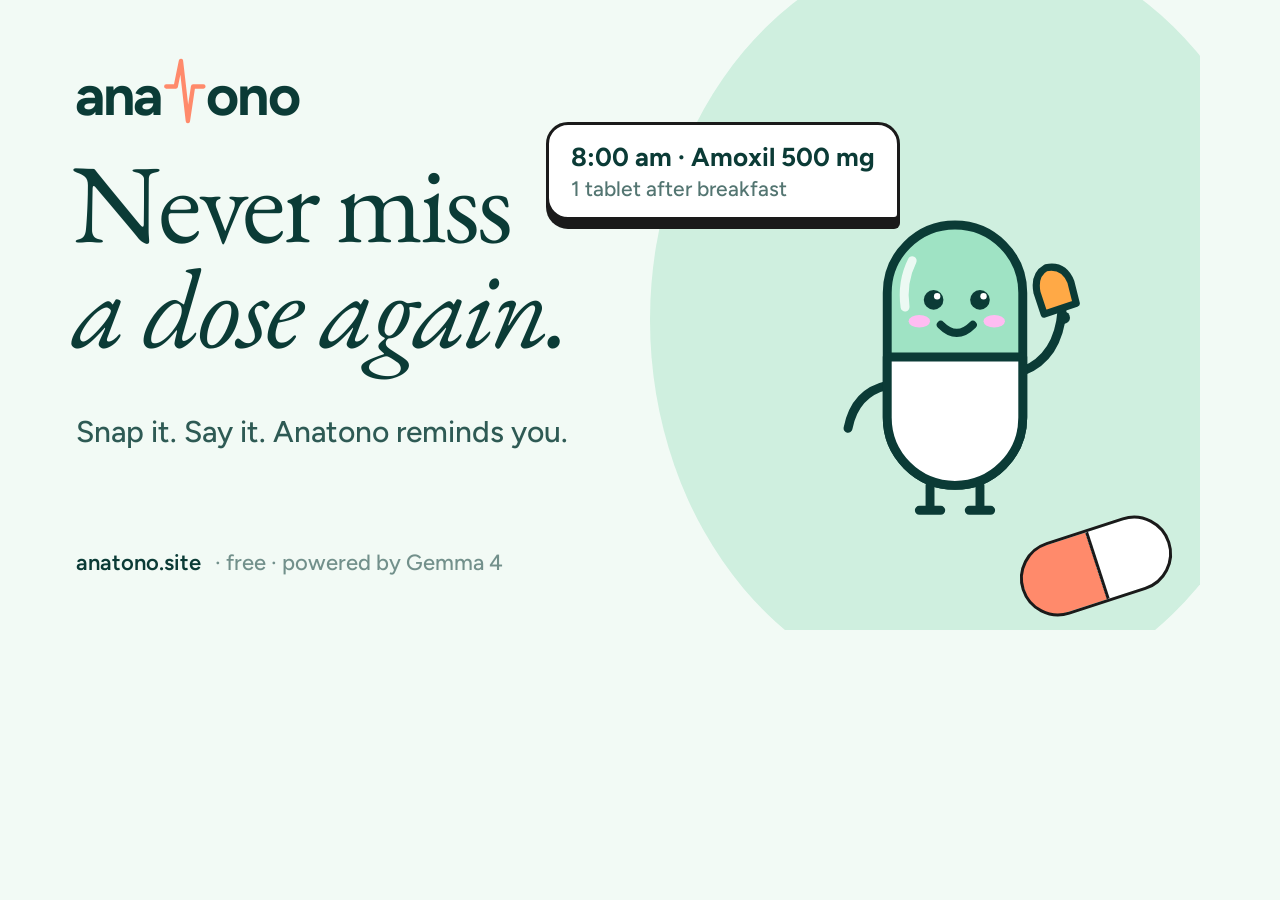
<file: og-card.html>
<!doctype html><html><head><meta charset="utf-8">
<link href="https://fonts.googleapis.com/css2?family=EB+Garamond:ital,wght@0,400;1,400&family=Figtree:wght@500;600;700&display=swap" rel="stylesheet">
<style>
  html, body { margin: 0; width: 1200px; height: 630px; overflow: hidden; }
  body { position: relative; background: #F2FAF5; font-family: Figtree, sans-serif; color: #0B3B36; }
  .blob { position: absolute; right: -90px; top: -60px; width: 640px; height: 760px; border-radius: 50%; background: #CFEFDF; }
  .wm { position: absolute; left: 72px; top: 58px; width: 230px; height: auto; }
  h1 { position: absolute; left: 72px; top: 150px; margin: 0; font: 400 112px/.94 "EB Garamond", serif; letter-spacing: -3px; }
  h1 em { display: block; font-style: italic; }
  p { position: absolute; left: 76px; top: 412px; margin: 0; font: 500 30px/1.3 Figtree; color: #2E5A54; }
  .foot { position: absolute; left: 76px; bottom: 54px; font: 600 22px Figtree; display: flex; gap: 14px; align-items: center; }
  .foot span { opacity: .55; font-weight: 500; }
  .mascot { position: absolute; right: 120px; top: 200px; width: 250px; height: 321px; }
  .bubble { position: absolute; right: 300px; top: 122px; background: #fff; border: 3px solid #1a1a1a; border-radius: 22px 22px 6px 22px;
             padding: 16px 22px; font: 700 26px Figtree; box-shadow: 0 9px 0 #1a1a1a; }
  .bubble small { display: block; font: 500 21px Figtree; opacity: .7; margin-top: 3px; }
  .cap { position: absolute; right: 26px; bottom: 26px; width: 150px; height: 70px; border-radius: 40px; border: 3px solid #1a1a1a; overflow: hidden;
          background: linear-gradient(90deg, #FF8A6B 0 50%, #fff 50%); transform: rotate(-18deg); }
  .cap::after { content: ""; position: absolute; left: 50%; top: 0; bottom: 0; border-left: 3px solid #1a1a1a; }
</style></head><body>
  <div class="blob"></div>
  <svg class="wm" viewBox="4 18 532 154">
      <g font-family="Figtree" font-weight="700" font-size="132" letter-spacing="-4" fill="#0B3B36"><text x="10" y="150">ana</text><text x="314" y="150">ono</text></g>
      <path d="M222 84 H244 L256 24.6 L272 164 L284 84 H308" fill="none" stroke="#FF8A6B" stroke-width="10" stroke-linecap="round" stroke-linejoin="round"/>
    </svg>
  <h1>Never miss<em>a dose again.</em></h1>
  <p>Snap it. Say it. Anatono reminds you.</p>
  <div class="foot">anatono.site <span>· free · powered by Gemma 4</span></div>
  <div class="bubble">8:00 am · Amoxil 500 mg<small>1 tablet after breakfast</small></div>
  <svg class="mascot" viewBox="0 0 140 180">
      <path d="M32 104 q-18 4 -22 24" stroke="#0B3B36" stroke-width="5" fill="none" stroke-linecap="round"/>
      <g class="arm"><path d="M108 96 q20 -8 22 -34" stroke="#0B3B36" stroke-width="5" fill="none" stroke-linecap="round"/>
        <path d="M121 38 q10 -2 14 8 l3 12 -18 6 -4 -12 q-2 -10 5 -14 z" fill="#FFA946" stroke="#0B3B36" stroke-width="4" stroke-linejoin="round"/>
        <circle cx="131" cy="66" r="3.5" fill="#0B3B36"/></g>
      <rect x="32" y="14" width="76" height="146" rx="38" fill="#9FE3C4" stroke="#0B3B36" stroke-width="5"/>
      <path d="M32 88 h76 v34 a38 38 0 0 1 -76 0 z" fill="#fff" stroke="#0B3B36" stroke-width="5" stroke-linejoin="round"/>
      <path d="M46 34 q-6 12 -4 26" stroke="#fff" stroke-width="5" fill="none" stroke-linecap="round" opacity=".8"/>
      <g class="eyes"><circle cx="58" cy="56" r="5.5" fill="#0B3B36"/><circle cx="84" cy="56" r="5.5" fill="#0B3B36"/>
        <circle cx="60" cy="54" r="1.8" fill="#fff"/><circle cx="86" cy="54" r="1.8" fill="#fff"/></g>
      <ellipse cx="50" cy="68" rx="6" ry="3.5" fill="#FFBCF2"/><ellipse cx="92" cy="68" rx="6" ry="3.5" fill="#FFBCF2"/>
      <path d="M62 70 q9 9 18 0" stroke="#0B3B36" stroke-width="4.5" fill="none" stroke-linecap="round"/>
      <path d="M56 160 v12 M84 160 v12 M50 174 h12 M78 174 h12" stroke="#0B3B36" stroke-width="5" stroke-linecap="round"/>
    </svg>
  <div class="cap"></div>
</body></html>
</file>
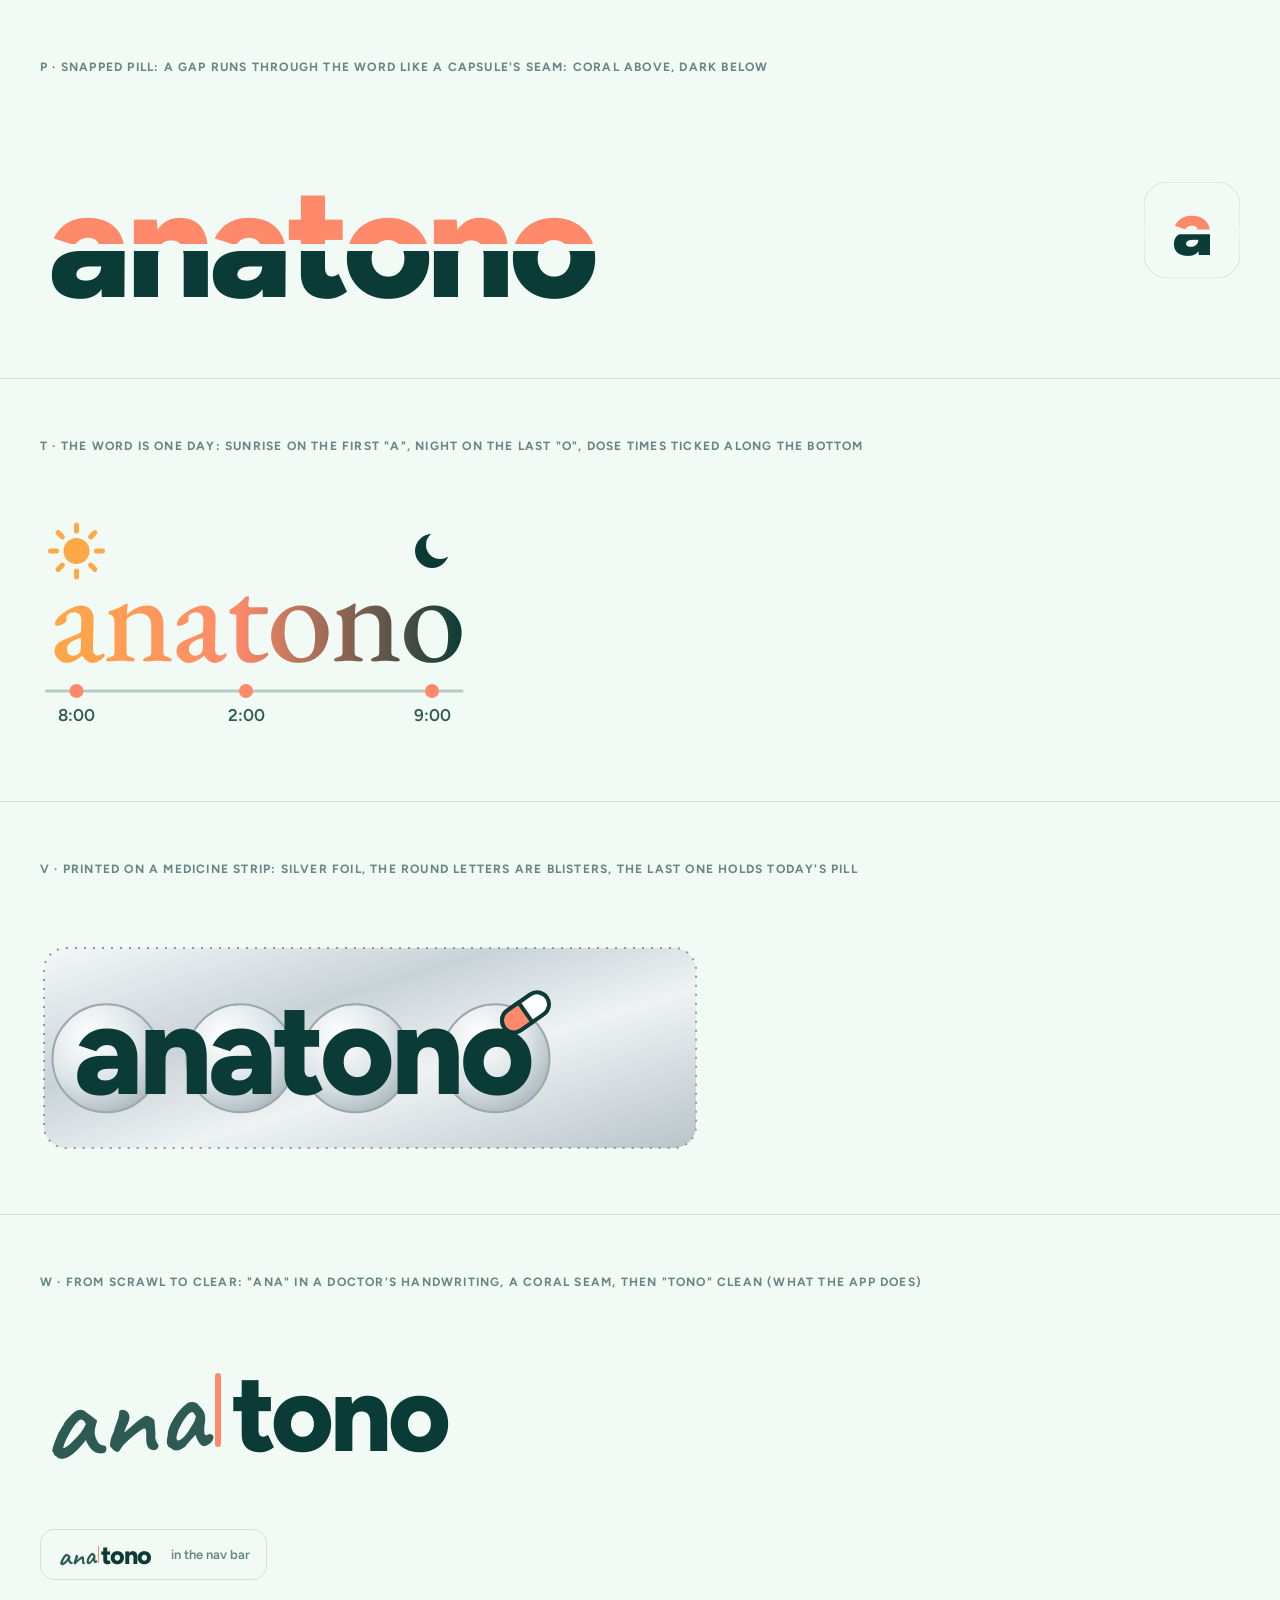
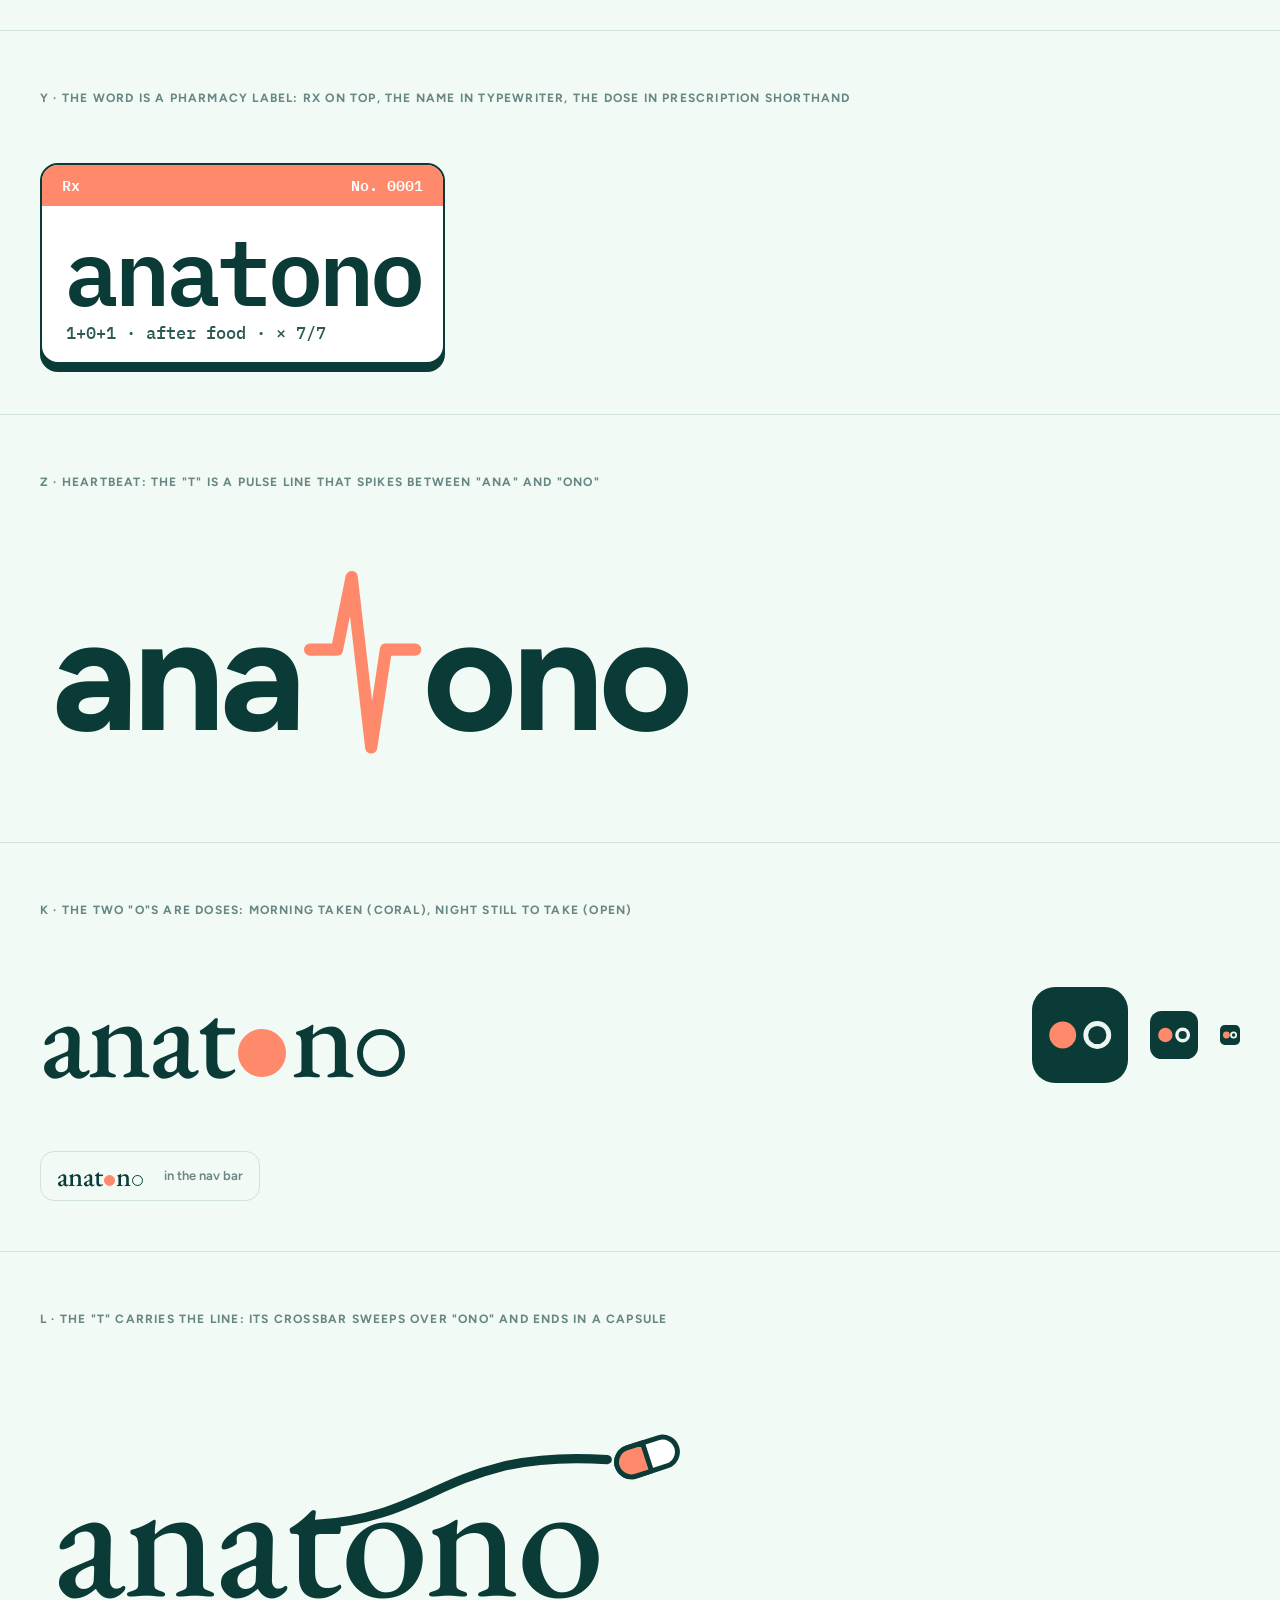
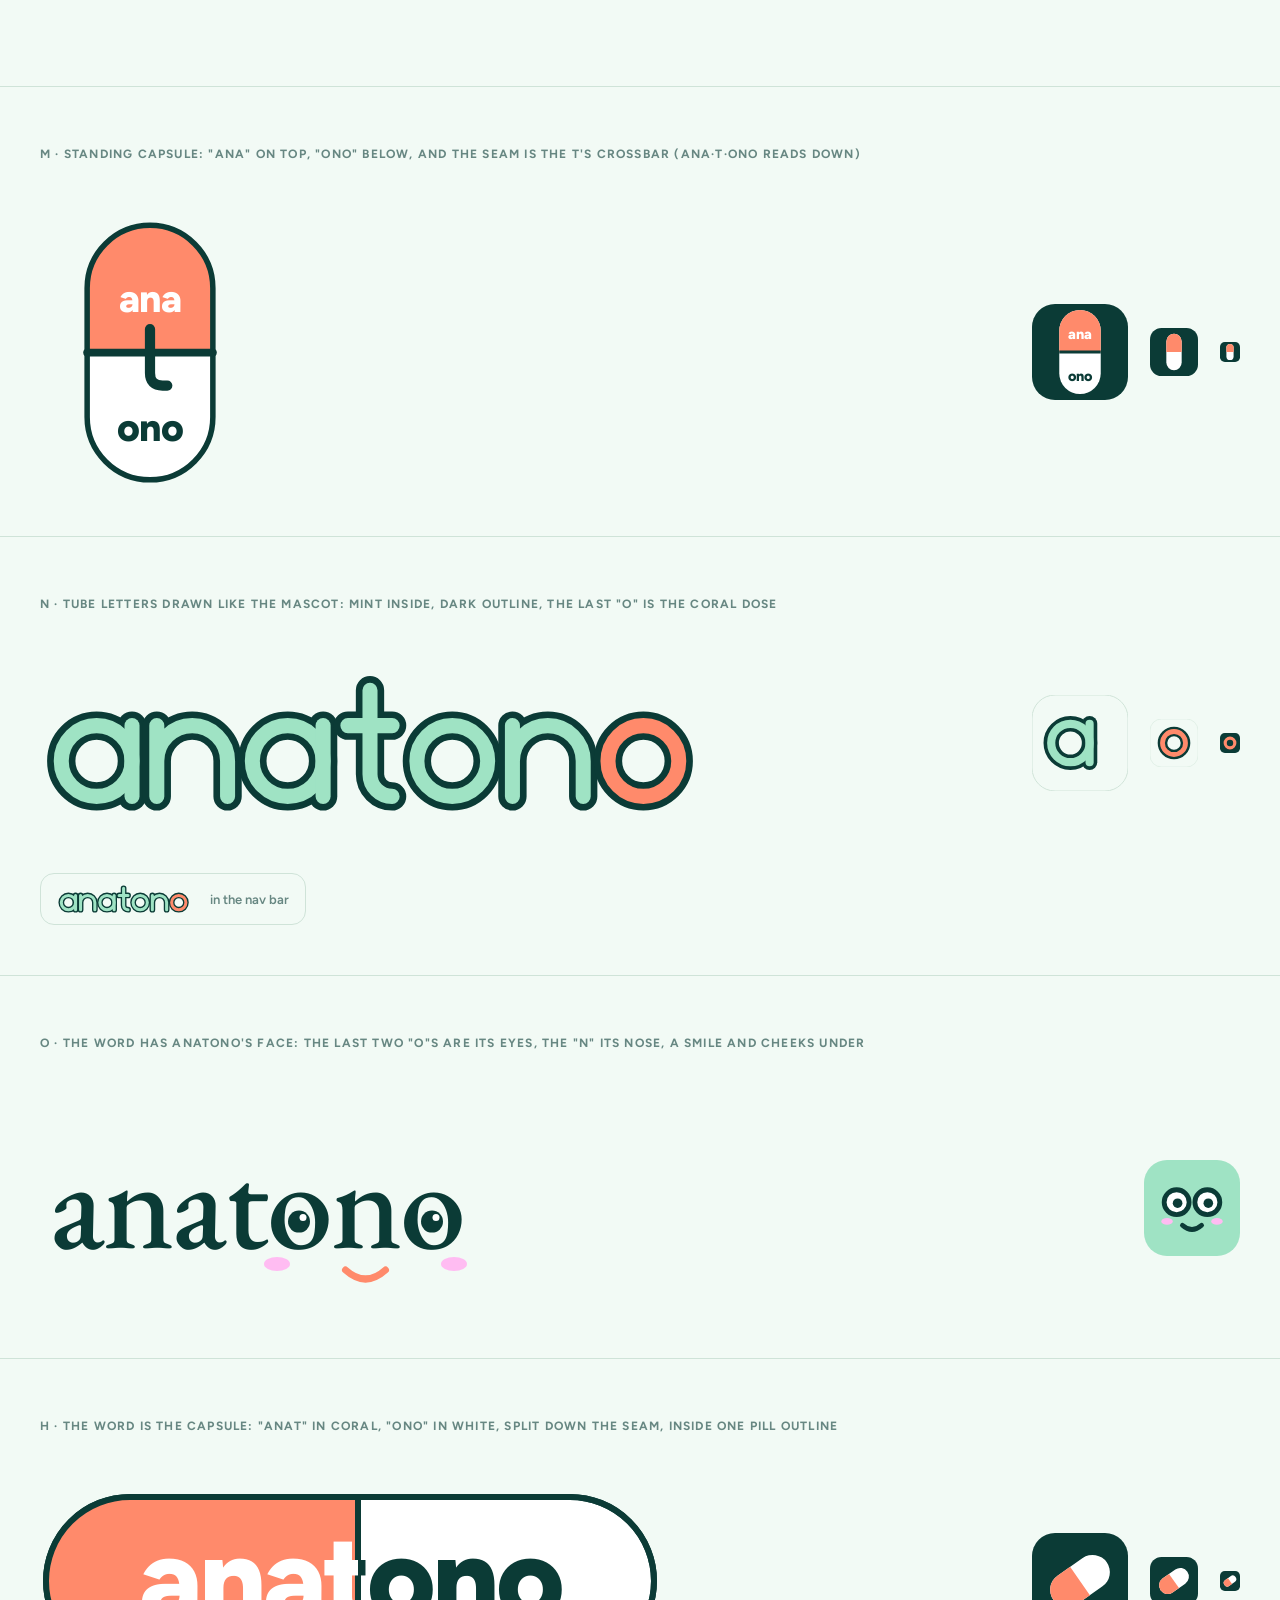
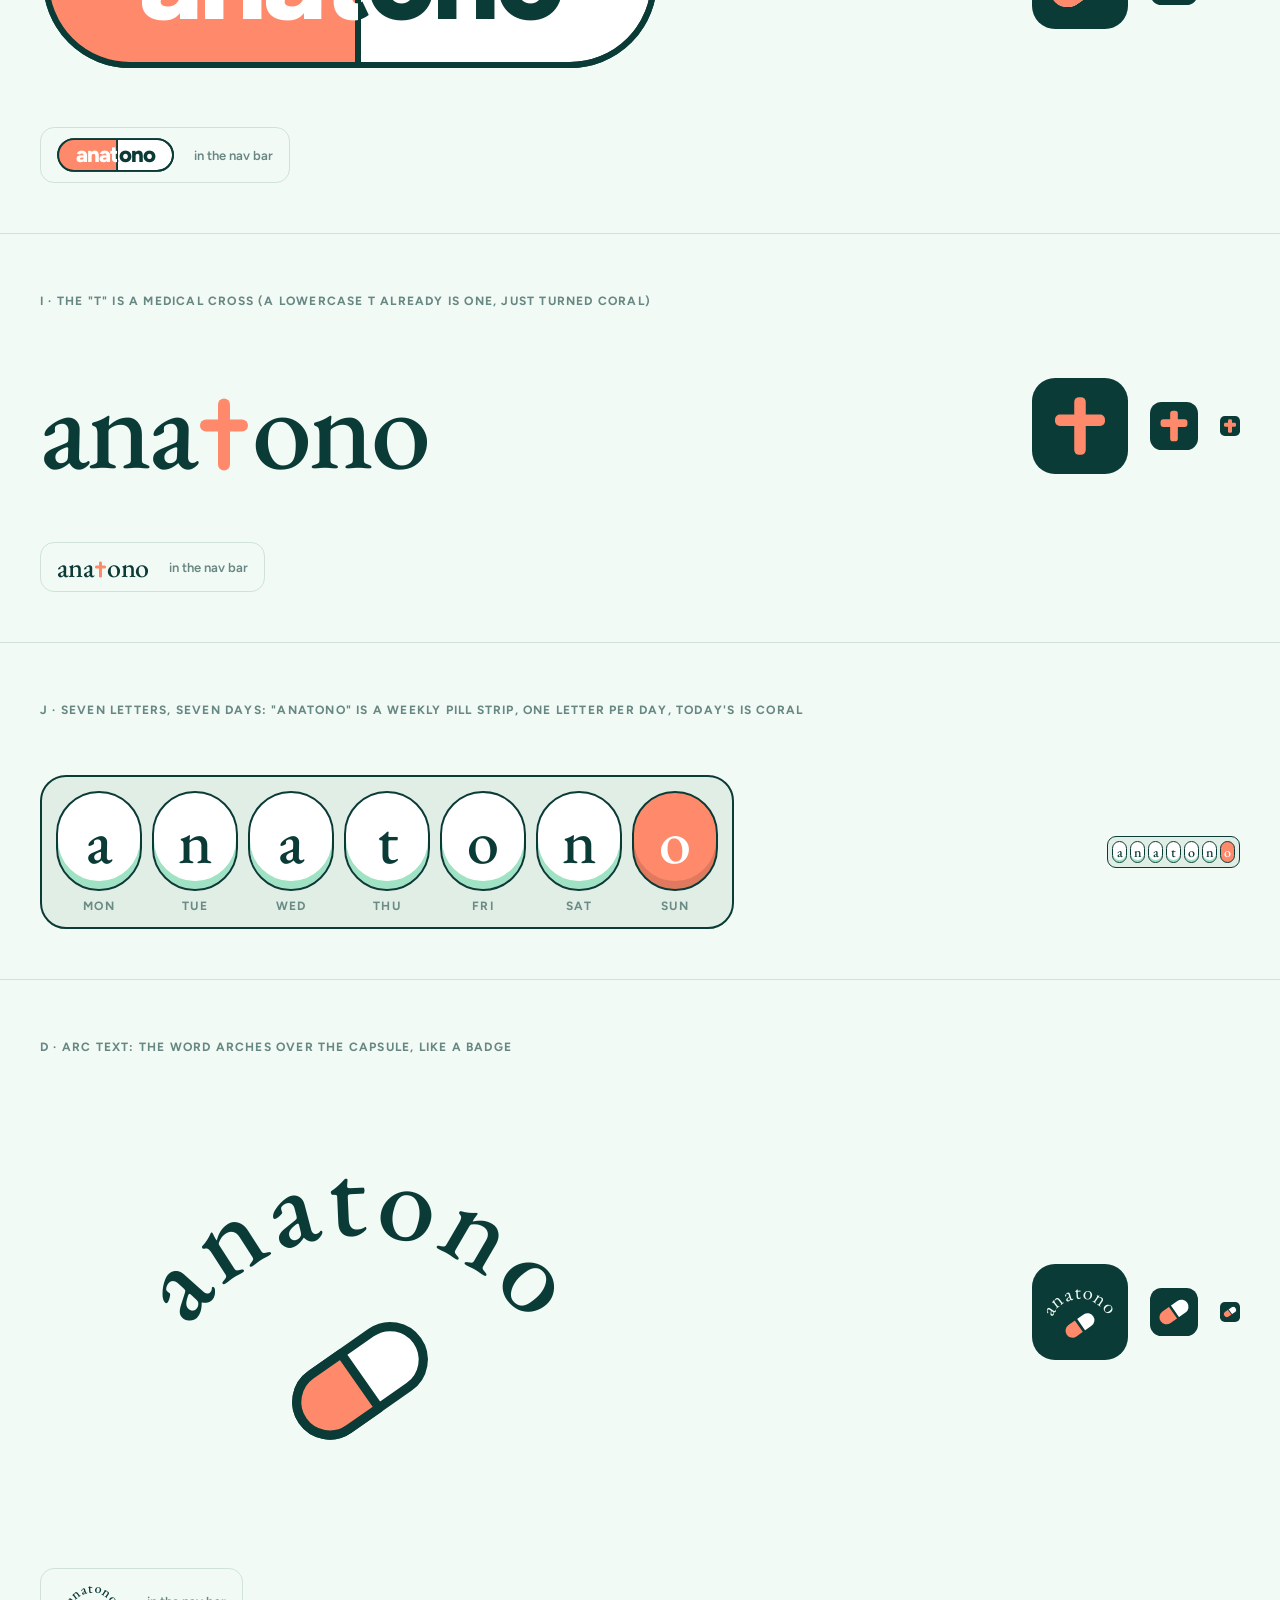
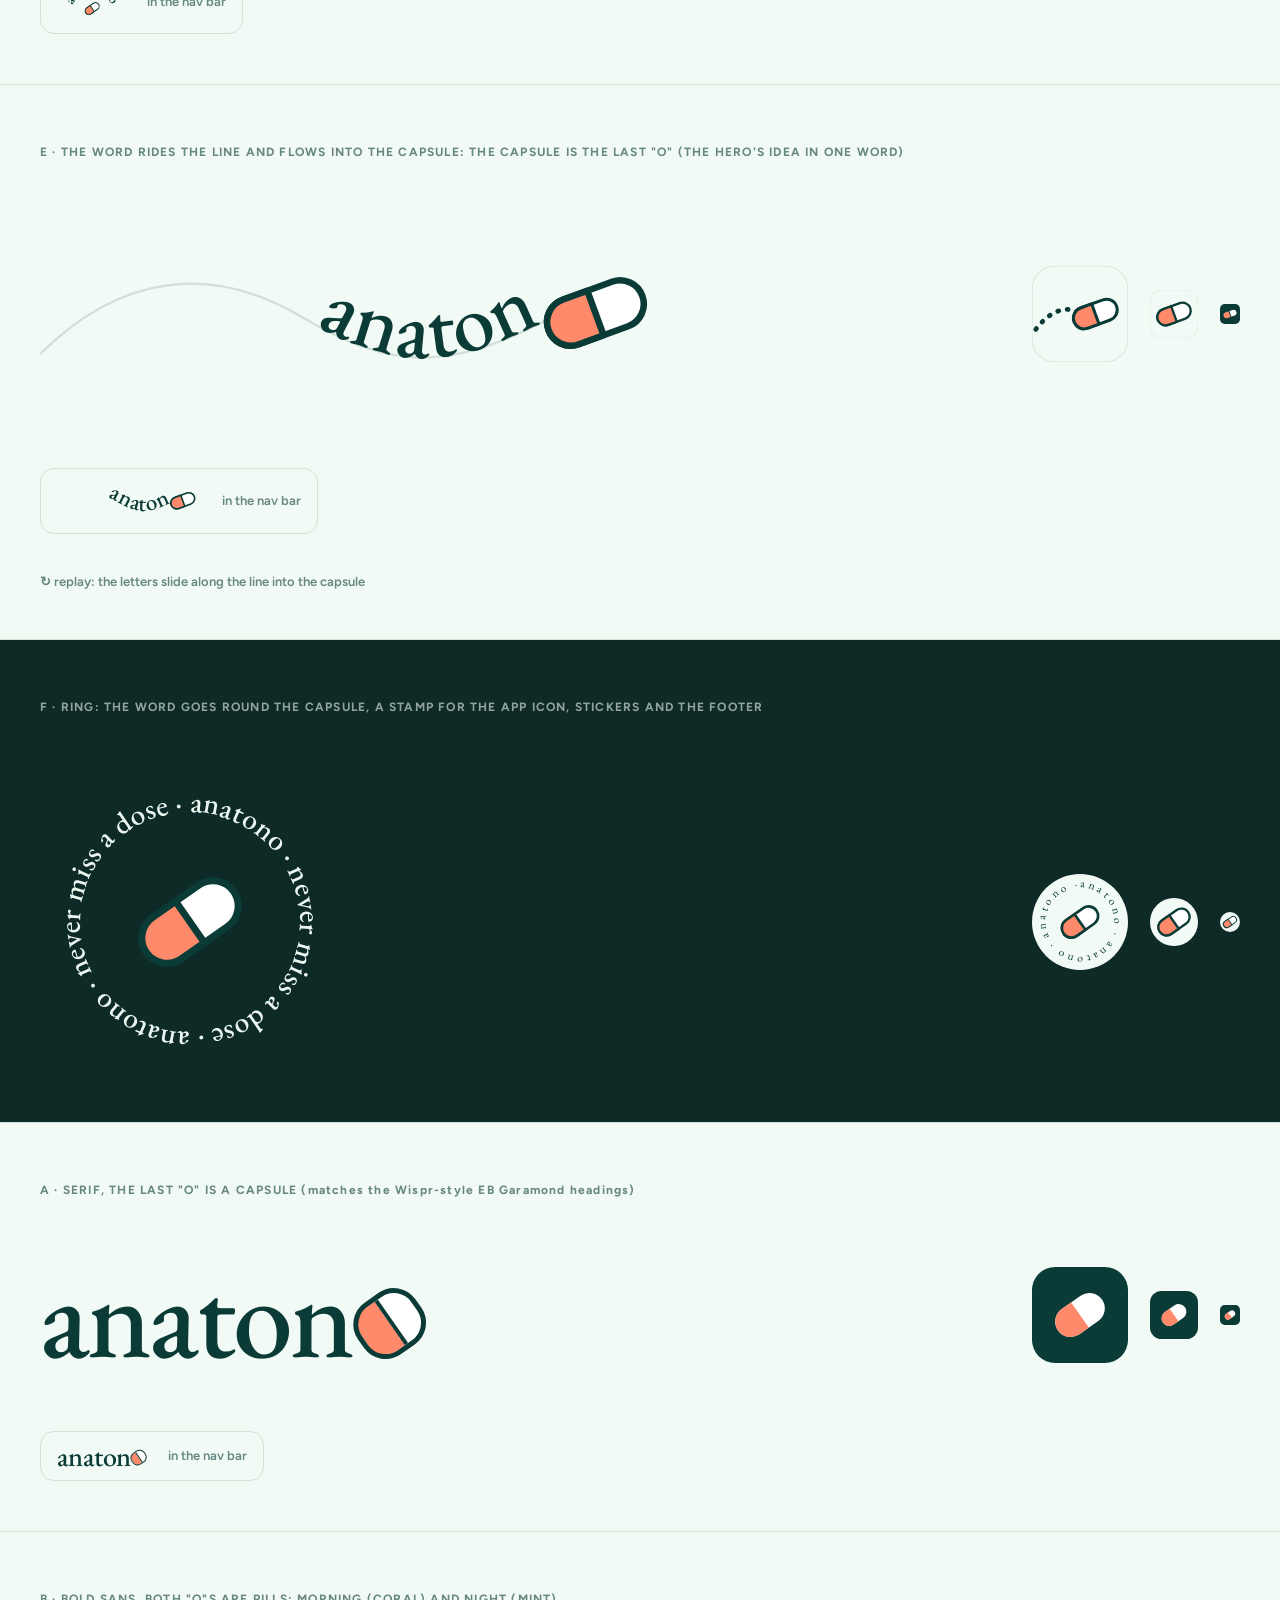
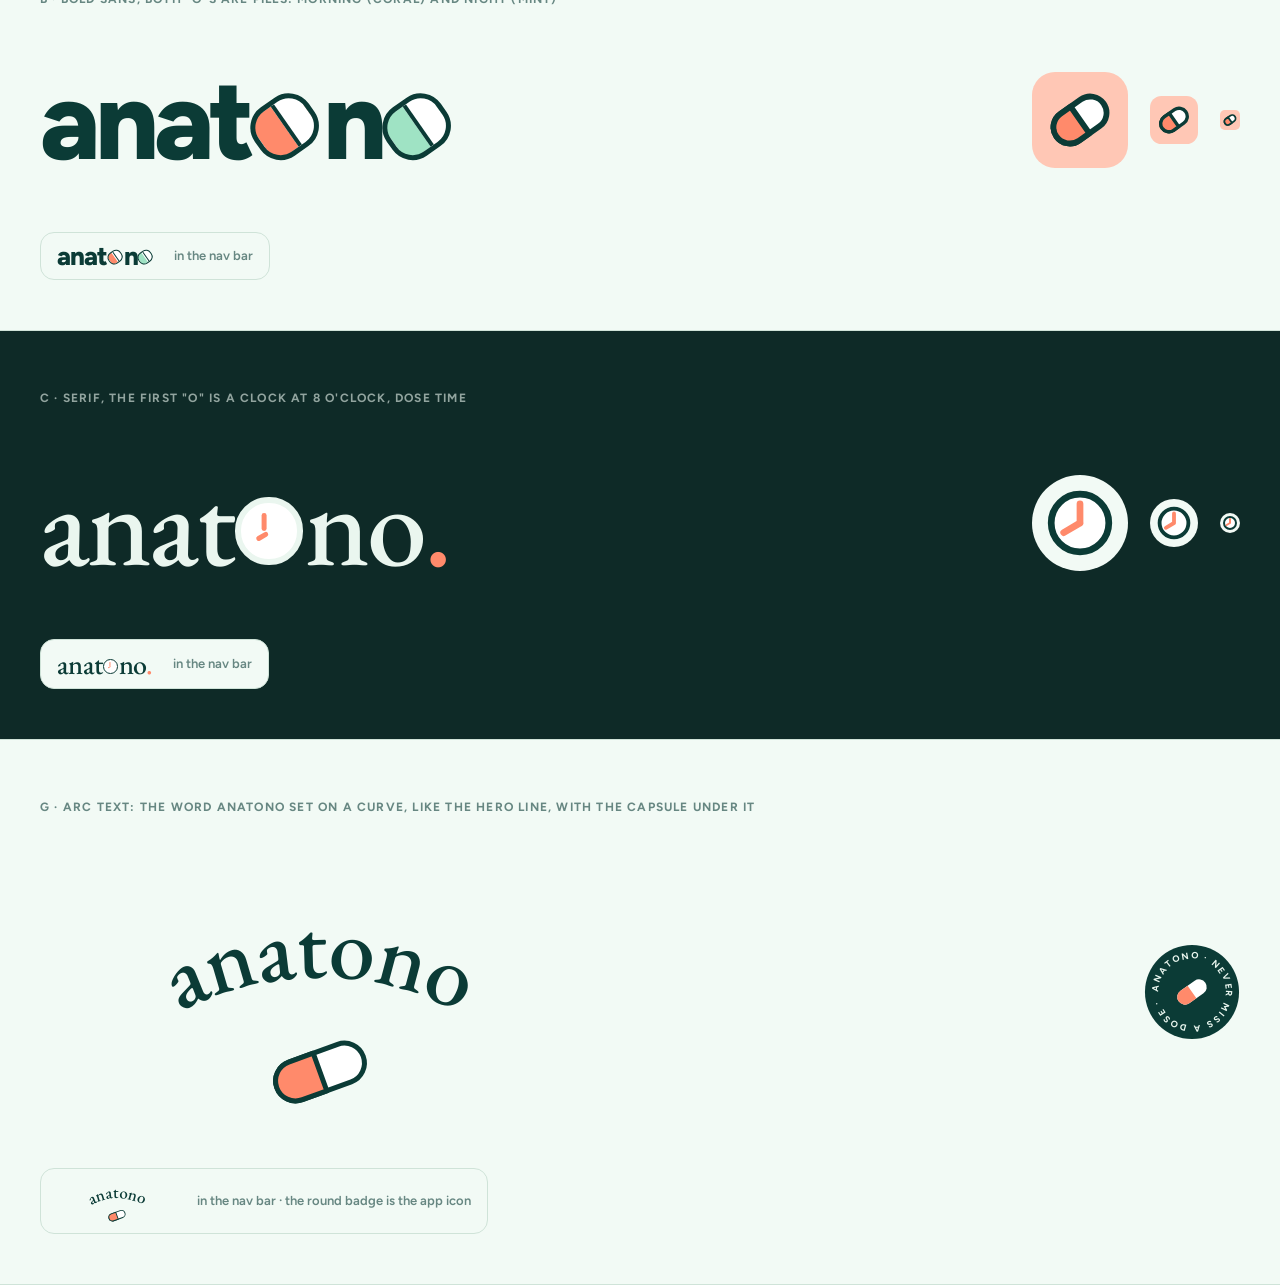
<file: site/logos.html>
<!doctype html>
<html lang="en"><head><meta charset="utf-8"><meta name="viewport" content="width=device-width, initial-scale=1">
<title>Anatono · logo options</title>
<link href="https://fonts.googleapis.com/css2?family=EB+Garamond:ital,wght@0,400;0,500;0,600;1,400&family=Figtree:wght@500;700;800&display=swap" rel="stylesheet">
<style>
  body { margin: 0; background: #F2FAF5; color: #0B3B36; font-family: Figtree, sans-serif; }
  .opt { padding: 60px 40px 50px; border-bottom: 1.5px solid #cfe3d8; display: grid; grid-template-columns: 1fr 300px; gap: 40px; align-items: center; }
  .opt.dark { background: #0E2A27; color: #EAF6EF; }
  .label { font: 700 12px Figtree; letter-spacing: .1em; opacity: .6; margin-bottom: 18px; grid-column: 1 / -1; }
  .word { font: 500 120px/1 "EB Garamond", serif; letter-spacing: -3px; display: flex; align-items: baseline; }
  .word.sans { font: 800 112px/1 Figtree; letter-spacing: -5px; }
  /* a capsule that stands in for an "o": sits on the baseline at x-height */
  .cap { display: inline-block; width: .5em; height: .44em; margin: 0 .03em; position: relative; transform: rotate(-35deg) translateY(-.02em);
         border-radius: .22em; border: .045em solid currentColor; overflow: hidden;
         background: linear-gradient(90deg, #FF8A6B 0 50%, #fff 50%); }
  .cap::after { content: ""; position: absolute; left: 50%; top: 0; bottom: 0; border-left: .04em solid currentColor; }
  .cap.mint { background: linear-gradient(90deg, #9FE3C4 0 50%, #fff 50%); }
  .clock { display: inline-block; width: .46em; height: .46em; border-radius: 50%; border: .05em solid currentColor; position: relative; margin: 0 .02em; background: #fff; }
  .clock::before, .clock::after { content: ""; position: absolute; left: 50%; top: 50%; background: #FF8A6B; border-radius: .02em; transform-origin: 0 0; }
  .clock::before { width: .04em; height: .15em; transform: translate(-50%, 0) rotate(180deg); }          /* minute hand: 12 */
  .clock::after { width: .04em; height: .11em; transform: translate(-50%, 0) rotate(60deg); }           /* hour hand: 8 */
  .dot { color: #FF8A6B; }
  .marks { display: flex; gap: 22px; align-items: center; justify-content: flex-end; }
  .marks svg { width: 96px; height: 96px; }
  .marks svg.s { width: 48px; height: 48px; } .marks svg.xs { width: 20px; height: 20px; }
  .in-nav { grid-column: 1 / -1; display: flex; align-items: center; gap: 10px; margin-top: 16px; padding: 10px 16px; width: fit-content;
            border-radius: 14px; border: 1px solid #cfe3d8; background: #F2FAF5; color: #0B3B36; }
  .in-nav .word { font-size: 28px; letter-spacing: -.6px; } .in-nav .word.sans { font-size: 26px; letter-spacing: -1px; }
  .in-nav small { font: 600 13px Figtree; opacity: .6; margin-left: 10px; }
</style></head>
<body>


<style>
  .opt svg.big { width: 100%; max-width: 640px; height: auto; overflow: visible; }
  .opt text.w { font-family: "EB Garamond", serif; font-weight: 500; fill: currentColor; }
  .in-nav svg { height: 44px; width: auto; overflow: visible; }
  .replay { grid-column: 1 / -1; font: 600 13px Figtree; opacity: .6; cursor: pointer; background: none; border: 0; color: inherit; text-align: left; padding: 0; }
</style>


<style>
  /* H: the word is a capsule, split in two colours down the seam */
  .capword { width: 100%; max-width: 620px; height: auto; }
  /* I: the "t" is a medical cross */
  .word .plus { display: inline-block; position: relative; width: .4em; height: .6em; margin: 0 .035em; align-self: baseline; transform: translateY(.02em); }
  .word .plus::before, .word .plus::after { content: ""; position: absolute; background: #FF8A6B; border-radius: .05em; }
  .word .plus::before { left: 50%; top: 0; bottom: 0; width: .1em; margin-left: -.05em; }
  .word .plus::after { left: 0; right: 0; top: .17em; height: .1em; }
  /* J: seven letters, seven days: a weekly pill strip */
  .strip { display: flex; gap: 10px; padding: 14px; border-radius: 26px; background: #E1EEE6; border: 2px solid #0B3B36; width: fit-content; }
  .cell { width: 86px; text-align: center; }
  .cell b { display: grid; place-items: center; height: 96px; border-radius: 43px; background: #fff; border: 2px solid #0B3B36;
            font: 500 64px/1 "EB Garamond", serif; color: #0B3B36; box-shadow: inset 0 -8px 0 #9FE3C4; animation: pop .5s cubic-bezier(.3,1.6,.5,1) both; }
  .cell small { display: block; margin-top: 8px; font: 700 12px Figtree; letter-spacing: .1em; opacity: .55; }
  .cell.today b { background: #FF8A6B; box-shadow: inset 0 -8px 0 rgba(0,0,0,.12); color: #fff; }
  @keyframes pop { from { transform: scale(.3); opacity: 0; } }
  .strip.mini { gap: 3px; padding: 4px; border-radius: 9px; border-width: 1.5px; }
  .strip.mini .cell { width: 15px; } .strip.mini .cell b { height: 20px; border-radius: 8px; border-width: 1px; font-size: 14px; box-shadow: inset 0 -2px 0 #9FE3C4; }
  .strip.mini .cell.today b { box-shadow: none; } .strip.mini small { display: none; }
</style>


<style>
  /* K: the two "o"s are dose marks: one taken (filled), one to take (open) */
  .word .dose { display: inline-block; width: .4em; height: .4em; border-radius: 50%; margin: 0 .04em; border: .055em solid #0B3B36; box-sizing: border-box; }
  .word .dose.taken { background: #FF8A6B; border-color: #FF8A6B; }
  .opt.dark .word .dose { border-color: #EAF6EF; }
  /* O: the eyes look around */
  .look { animation: look 4s ease-in-out infinite; }
  @keyframes look { 0%, 30%, 100% { transform: translateX(0); } 40%, 60% { transform: translateX(-5px); } 70%, 90% { transform: translateX(5px); } }
  svg.big2 { width: 100%; max-width: 660px; height: auto; overflow: visible; }
</style>


<link href="https://fonts.googleapis.com/css2?family=Caveat:wght@600&family=IBM+Plex+Mono:wght@500;600&display=swap" rel="stylesheet">
<style>
  /* W: a doctor's scrawl turns into clean type */
  .word.scrawl { align-items: baseline; }
  .word.scrawl .hand { font: 600 1.05em/1 Caveat, cursive; transform: rotate(-4deg) translateY(.04em); color: #2E5A54; letter-spacing: 0; display: inline-block; }
  .word.scrawl .seam { display: inline-block; width: .05em; height: .62em; background: #FF8A6B; border-radius: .03em; margin: 0 .09em; align-self: center; }
  .word.scrawl .clean { font: 800 .9em/1 Figtree; letter-spacing: -.04em; }
  /* Y: a pharmacy label */
  .rxlabel { width: fit-content; background: #fff; border: 2px solid #0B3B36; border-radius: 18px; overflow: hidden; box-shadow: 0 8px 0 #0B3B36; }
  .rxlabel .bar { background: #FF8A6B; color: #fff; font: 600 15px "IBM Plex Mono", monospace; padding: 8px 20px; display: flex; justify-content: space-between; gap: 30px; }
  .rxlabel .name { font: 600 92px/1 "IBM Plex Mono", monospace; letter-spacing: -4px; padding: 18px 22px 6px; color: #0B3B36; }
  .rxlabel .sig { font: 500 17px "IBM Plex Mono", monospace; padding: 0 24px 18px; color: #2E5A54; }
</style>

<section class="opt">
  <div class="label">P · SNAPPED PILL: A GAP RUNS THROUGH THE WORD LIKE A CAPSULE'S SEAM: CORAL ABOVE, DARK BELOW</div>
  <svg class="big2" viewBox="0 0 640 190">
    <defs><clipPath id="pTop"><rect x="0" y="0" width="640" height="112"/></clipPath><clipPath id="pBot"><rect x="0" y="112" width="640" height="100"/></clipPath></defs>
    <g font-family="Figtree" font-weight="800" font-size="150" letter-spacing="-6"><text x="8" y="160" clip-path="url(#pTop)" fill="#FF8A6B">anatono</text><text x="8" y="160" clip-path="url(#pBot)" fill="#0B3B36">anatono</text></g>
    <line x1="0" y1="112" x2="640" y2="112" stroke="#F2FAF5" stroke-width="7"/></svg>
  <div class="marks">
    <svg viewBox="0 0 100 100"><rect width="100" height="100" rx="24" fill="#F2FAF5" stroke="#cfe3d8"/><defs><clipPath id="pT2"><rect width="100" height="52"/></clipPath><clipPath id="pB2"><rect y="52" width="100" height="48"/></clipPath></defs>
      <g font-family="Figtree" font-weight="800" font-size="80" text-anchor="middle"><text x="50" y="76" clip-path="url(#pT2)" fill="#FF8A6B">a</text><text x="50" y="76" clip-path="url(#pB2)" fill="#0B3B36">a</text></g><line x1="0" y1="52" x2="100" y2="52" stroke="#F2FAF5" stroke-width="5"/></svg>
  </div>
</section>

<section class="opt">
  <div class="label">T · THE WORD IS ONE DAY: SUNRISE ON THE FIRST "A", NIGHT ON THE LAST "O", DOSE TIMES TICKED ALONG THE BOTTOM</div>
  <svg class="big2" viewBox="0 0 660 240" id="svgT">
    <defs><linearGradient id="dayT" x1="0" x2="1"><stop offset="0" stop-color="#FFA946"/><stop offset=".45" stop-color="#FF8A6B"/><stop offset="1" stop-color="#0B3B36"/></linearGradient></defs>
    <text id="wordT" x="10" y="150" font-family="EB Garamond" font-weight="500" font-size="132" fill="url(#dayT)" letter-spacing="-2">anatono</text><g id="dayMarks"></g></svg>
</section>

<section class="opt">
  <div class="label">V · PRINTED ON A MEDICINE STRIP: SILVER FOIL, THE ROUND LETTERS ARE BLISTERS, THE LAST ONE HOLDS TODAY'S PILL</div>
  <svg class="big2" viewBox="0 0 660 230" id="svgV">
    <defs><linearGradient id="foil" x1="0" y1="0" x2="1" y2="1"><stop offset="0" stop-color="#F4F7F8"/><stop offset=".35" stop-color="#C9D3D7"/><stop offset=".6" stop-color="#EEF2F3"/><stop offset="1" stop-color="#B9C4C9"/></linearGradient>
      <radialGradient id="bub" cx=".35" cy=".3" r=".75"><stop offset="0" stop-color="#fff"/><stop offset=".6" stop-color="#DCE4E7"/><stop offset="1" stop-color="#AEBAC0"/></radialGradient></defs>
    <rect x="4" y="14" width="652" height="200" rx="22" fill="url(#foil)" stroke="#8D9AA0" stroke-width="2" stroke-dasharray="2 7"/>
    <g id="bubbles"></g>
    <text id="wordV" x="34" y="160" font-family="Figtree" font-weight="800" font-size="128" fill="#0B3B36" letter-spacing="-4">anatono</text></svg>
</section>

<section class="opt">
  <div class="label">W · FROM SCRAWL TO CLEAR: "ANA" IN A DOCTOR'S HANDWRITING, A CORAL SEAM, THEN "TONO" CLEAN (WHAT THE APP DOES)</div>
  <div class="word scrawl"><span class="hand">ana</span><span class="seam"></span><span class="clean">tono</span></div>
  <div class="in-nav"><div class="word scrawl"><span class="hand">ana</span><span class="seam"></span><span class="clean">tono</span></div><small>in the nav bar</small></div>
</section>

<section class="opt">
  <div class="label">Y · THE WORD IS A PHARMACY LABEL: RX ON TOP, THE NAME IN TYPEWRITER, THE DOSE IN PRESCRIPTION SHORTHAND</div>
  <div class="rxlabel"><div class="bar"><span>Rx</span><span>No. 0001</span></div><div class="name">anatono</div><div class="sig">1+0+1 · after food · × 7/7</div></div>
</section>

<section class="opt">
  <div class="label">Z · HEARTBEAT: THE "T" IS A PULSE LINE THAT SPIKES BETWEEN "ANA" AND "ONO"</div>
  <svg class="big2" viewBox="0 0 660 200" id="svgZ"><g font-family="Figtree" font-weight="700" font-size="132" fill="#0B3B36" letter-spacing="-4">
    <text id="zA" x="10" y="150">ana</text><text id="zO" y="150">ono</text></g>
    <path id="pulse" fill="none" stroke="#FF8A6B" stroke-width="10" stroke-linecap="round" stroke-linejoin="round"/></svg>
</section>

<script>
document.fonts.ready.then(() => {
  const fs = 132, mid = (w, i) => (w.getStartPositionOfChar(i).x + w.getEndPositionOfChar(i).x) / 2;
  // T: sun over the first "a", moon over the last "o", the day's doses under the word
  const wT = document.getElementById("wordT"), bT = 150, a0 = mid(wT, 0), t3 = mid(wT, 3), o6 = mid(wT, 6), ly = bT + 30;
  const tick = (x, label) => `<circle cx="${x}" cy="${ly}" r="7" fill="#FF8A6B"/><text x="${x}" y="${ly + 30}" text-anchor="middle" font-family="Figtree" font-weight="600" font-size="17" fill="#2E5A54">${label}</text>`;
  document.getElementById("dayMarks").innerHTML =
    `<g transform="translate(${a0} 40)" stroke="#FFA946" stroke-width="5" stroke-linecap="round"><circle r="13" fill="#FFA946" stroke="none"/>` +
    [0, 45, 90, 135, 180, 225, 270, 315].map(r => `<line x1="0" y1="-20" x2="0" y2="-26" transform="rotate(${r})"/>`).join("") + `</g>` +
    `<g transform="translate(${o6} 40)"><circle r="17" fill="#0B3B36"/><circle cx="8" cy="-6" r="14" fill="#F2FAF5"/></g>` +
    `<line x1="${a0 - 30}" y1="${ly}" x2="${o6 + 30}" y2="${ly}" stroke="#0B3B36" stroke-opacity=".25" stroke-width="3" stroke-linecap="round"/>` +
    tick(a0, "8:00") + tick(t3, "2:00") + tick(o6, "9:00");
  // V: a blister bubble under each round letter; the last one holds a coral pill
  const wV = document.getElementById("wordV"), bV = 160, cy = bV - fs * .27;
  document.getElementById("bubbles").innerHTML = [0, 2, 4, 6].map((i, k) => { const x = mid(wV, i);
    return `<circle cx="${x}" cy="${cy}" r="54" fill="url(#bub)" stroke="#9AA7AD" stroke-width="2"/>` +
      (k === 3 ? `<g transform="translate(${x + 30} ${cy - 46}) rotate(-35)"><rect x="-26" y="-12" width="52" height="24" rx="12" fill="#fff" stroke="#0B3B36" stroke-width="4"/><path d="M0 -12 H-14 A12 12 0 0 0 -14 12 H0 Z" fill="#FF8A6B" stroke="#0B3B36" stroke-width="4"/></g>` : ""); }).join("");
  // Z: the pulse line between "ana" and "ono" is the t
  const zA = document.getElementById("zA"), zO = document.getElementById("zO"), b = 150, x = 10 + zA.getComputedTextLength() + 8, yc = b - fs * .5;
  zO.setAttribute("x", x + 92);
  document.getElementById("pulse").setAttribute("d", `M ${x} ${yc} H ${x + 22} L ${x + 34} ${b - fs * .95} L ${x + 50} ${b + 14} L ${x + 62} ${yc} H ${x + 86}`);
  document.getElementById("svgZ").setAttribute("viewBox", `0 0 ${x + 102 + zO.getComputedTextLength()} 200`);
});
</script>

<section class="opt">
  <div class="label">K · THE TWO "O"S ARE DOSES: MORNING TAKEN (CORAL), NIGHT STILL TO TAKE (OPEN)</div>
  <div class="word">anat<span class="dose taken"></span>n<span class="dose"></span></div>
  <div class="marks">
    <svg viewBox="0 0 100 100"><rect width="100" height="100" rx="24" fill="#0B3B36"/><circle cx="32" cy="50" r="14" fill="#FF8A6B"/><circle cx="68" cy="50" r="12" fill="none" stroke="#EAF6EF" stroke-width="5"/></svg>
    <svg class="s" viewBox="0 0 100 100"><rect width="100" height="100" rx="24" fill="#0B3B36"/><circle cx="32" cy="50" r="15" fill="#FF8A6B"/><circle cx="68" cy="50" r="12" fill="none" stroke="#EAF6EF" stroke-width="7"/></svg>
    <svg class="xs" viewBox="0 0 100 100"><rect width="100" height="100" rx="24" fill="#0B3B36"/><circle cx="32" cy="50" r="17" fill="#FF8A6B"/><circle cx="68" cy="50" r="13" fill="none" stroke="#EAF6EF" stroke-width="9"/></svg>
  </div>
  <div class="in-nav"><div class="word">anat<span class="dose taken"></span>n<span class="dose"></span></div><small>in the nav bar</small></div>
</section>

<section class="opt">
  <div class="label">L · THE "T" CARRIES THE LINE: ITS CROSSBAR SWEEPS OVER "ONO" AND ENDS IN A CAPSULE</div>
  <svg class="big2" viewBox="0 0 660 190" id="svgL"><text id="wordL" x="10" y="160" font-family="EB Garamond" font-weight="500" font-size="132" fill="#0B3B36" letter-spacing="-2">anatono</text>
    <path id="sweepL" fill="none" stroke="#0B3B36" stroke-width="7" stroke-linecap="round"/><g id="capL"></g></svg>
  <div class="marks"></div>
</section>

<section class="opt">
  <div class="label">M · STANDING CAPSULE: "ANA" ON TOP, "ONO" BELOW, AND THE SEAM IS THE T'S CROSSBAR (ANA·T·ONO READS DOWN)</div>
  <svg viewBox="0 0 280 340" style="width:220px;height:auto">
    <rect x="60" y="8" width="160" height="324" rx="80" fill="#fff"/><path d="M60 170 V88 A80 80 0 0 1 220 88 V170 Z" fill="#FF8A6B"/>
    <rect x="60" y="8" width="160" height="324" rx="80" fill="none" stroke="#0B3B36" stroke-width="7"/>
    <line x1="60" y1="170" x2="220" y2="170" stroke="#0B3B36" stroke-width="10" stroke-linecap="round"/>
    <path d="M140 140 V196 q0 16 16 16 h6" fill="none" stroke="#0B3B36" stroke-width="13" stroke-linecap="round"/>
    <text x="140" y="118" text-anchor="middle" font-family="Figtree" font-weight="800" font-size="50" fill="#fff" letter-spacing="-1">ana</text>
    <text x="140" y="282" text-anchor="middle" font-family="Figtree" font-weight="800" font-size="50" fill="#0B3B36" letter-spacing="-1">ono</text></svg>
  <div class="marks">
    <svg viewBox="0 0 100 100"><rect width="100" height="100" rx="24" fill="#0B3B36"/><g transform="translate(50 50) scale(.27) translate(-140 -170)">
      <rect x="60" y="8" width="160" height="324" rx="80" fill="#fff"/><path d="M60 170 V88 A80 80 0 0 1 220 88 V170 Z" fill="#FF8A6B"/>
      <line x1="60" y1="170" x2="220" y2="170" stroke="#0B3B36" stroke-width="12"/>
      <text x="140" y="118" text-anchor="middle" font-family="Figtree" font-weight="800" font-size="56" fill="#fff">ana</text>
      <text x="140" y="282" text-anchor="middle" font-family="Figtree" font-weight="800" font-size="56" fill="#0B3B36">ono</text></g></svg>
    <svg class="s" viewBox="0 0 100 100"><rect width="100" height="100" rx="24" fill="#0B3B36"/><rect x="34" y="12" width="32" height="76" rx="16" fill="#fff"/><path d="M34 50 V28 A16 16 0 0 1 66 28 V50 Z" fill="#FF8A6B"/></svg>
    <svg class="xs" viewBox="0 0 100 100"><rect width="100" height="100" rx="24" fill="#0B3B36"/><rect x="32" y="10" width="36" height="80" rx="18" fill="#fff"/><path d="M32 50 V28 A18 18 0 0 1 68 28 V50 Z" fill="#FF8A6B"/></svg>
  </div>
</section>

<section class="opt">
  <div class="label">N · TUBE LETTERS DRAWN LIKE THE MASCOT: MINT INSIDE, DARK OUTLINE, THE LAST "O" IS THE CORAL DOSE</div>
  <svg class="big2" viewBox="-24 -44 746 168"><g fill="none" stroke-linecap="round" stroke-linejoin="round"><g stroke="#0B3B36" stroke-width="32"><circle cx="40" cy="60" r="40"/><path d="M80 20 V100" transform="translate(0 0)"/><path d="M0 20 V100 M0 60 A40 40 0 0 1 80 60 V100" transform="translate(108 0)"/><circle cx="256" cy="60" r="40"/><path d="M80 20 V100" transform="translate(216 0)"/><path d="M25 -20 V75 A25 25 0 0 0 50 100 M0 20 H50" transform="translate(324 0)"/><circle cx="442" cy="60" r="40"/><path d="M0 20 V100 M0 60 A40 40 0 0 1 80 60 V100" transform="translate(510 0)"/><circle cx="658" cy="60" r="40"/></g><g stroke-width="17"><g stroke="#9FE3C4"><circle cx="40" cy="60" r="40"/><path d="M80 20 V100" transform="translate(0 0)"/></g><g stroke="#9FE3C4"><path d="M0 20 V100 M0 60 A40 40 0 0 1 80 60 V100" transform="translate(108 0)"/></g><g stroke="#9FE3C4"><circle cx="256" cy="60" r="40"/><path d="M80 20 V100" transform="translate(216 0)"/></g><g stroke="#9FE3C4"><path d="M25 -20 V75 A25 25 0 0 0 50 100 M0 20 H50" transform="translate(324 0)"/></g><g stroke="#9FE3C4"><circle cx="442" cy="60" r="40"/></g><g stroke="#9FE3C4"><path d="M0 20 V100 M0 60 A40 40 0 0 1 80 60 V100" transform="translate(510 0)"/></g><g stroke="#FF8A6B"><circle cx="658" cy="60" r="40"/></g></g></g></svg>
  <div class="marks">
    <svg viewBox="0 0 100 100"><rect width="100" height="100" rx="24" fill="#F2FAF5" stroke="#cfe3d8"/><g transform="translate(20 20) scale(.5)" fill="none" stroke-linecap="round">
      <circle cx="40" cy="60" r="40" stroke="#0B3B36" stroke-width="32"/><path d="M80 20 V100" stroke="#0B3B36" stroke-width="32"/>
      <circle cx="40" cy="60" r="40" stroke="#9FE3C4" stroke-width="17"/><path d="M80 20 V100" stroke="#9FE3C4" stroke-width="17"/></g></svg>
    <svg class="s" viewBox="0 0 100 100"><rect width="100" height="100" rx="24" fill="#F2FAF5" stroke="#cfe3d8"/><circle cx="50" cy="50" r="24" fill="none" stroke="#0B3B36" stroke-width="20"/><circle cx="50" cy="50" r="24" fill="none" stroke="#FF8A6B" stroke-width="10"/></svg>
    <svg class="xs" viewBox="0 0 100 100"><rect width="100" height="100" rx="24" fill="#0B3B36"/><circle cx="50" cy="50" r="24" fill="none" stroke="#FF8A6B" stroke-width="16"/></svg>
  </div>
  <div class="in-nav"><svg viewBox="-24 -44 746 168" style="height:30px;width:auto"><g fill="none" stroke-linecap="round" stroke-linejoin="round"><g stroke="#0B3B36" stroke-width="32"><circle cx="40" cy="60" r="40"/><path d="M80 20 V100" transform="translate(0 0)"/><path d="M0 20 V100 M0 60 A40 40 0 0 1 80 60 V100" transform="translate(108 0)"/><circle cx="256" cy="60" r="40"/><path d="M80 20 V100" transform="translate(216 0)"/><path d="M25 -20 V75 A25 25 0 0 0 50 100 M0 20 H50" transform="translate(324 0)"/><circle cx="442" cy="60" r="40"/><path d="M0 20 V100 M0 60 A40 40 0 0 1 80 60 V100" transform="translate(510 0)"/><circle cx="658" cy="60" r="40"/></g><g stroke-width="17"><g stroke="#9FE3C4"><circle cx="40" cy="60" r="40"/><path d="M80 20 V100" transform="translate(0 0)"/></g><g stroke="#9FE3C4"><path d="M0 20 V100 M0 60 A40 40 0 0 1 80 60 V100" transform="translate(108 0)"/></g><g stroke="#9FE3C4"><circle cx="256" cy="60" r="40"/><path d="M80 20 V100" transform="translate(216 0)"/></g><g stroke="#9FE3C4"><path d="M25 -20 V75 A25 25 0 0 0 50 100 M0 20 H50" transform="translate(324 0)"/></g><g stroke="#9FE3C4"><circle cx="442" cy="60" r="40"/></g><g stroke="#9FE3C4"><path d="M0 20 V100 M0 60 A40 40 0 0 1 80 60 V100" transform="translate(510 0)"/></g><g stroke="#FF8A6B"><circle cx="658" cy="60" r="40"/></g></g></g></svg><small>in the nav bar</small></div>
</section>

<section class="opt">
  <div class="label">O · THE WORD HAS ANATONO'S FACE: THE LAST TWO "O"S ARE ITS EYES, THE "N" ITS NOSE, A SMILE AND CHEEKS UNDER</div>
  <svg class="big2" viewBox="0 0 660 200" id="svgO"><text id="wordO" x="10" y="140" font-family="EB Garamond" font-weight="500" font-size="132" fill="#0B3B36" letter-spacing="-2">anatono</text>
    <g id="faceO"></g></svg>
  <div class="marks">
    <svg viewBox="0 0 100 100"><rect width="100" height="100" rx="24" fill="#9FE3C4"/><circle cx="34" cy="44" r="13" fill="#fff" stroke="#0B3B36" stroke-width="5"/><circle cx="66" cy="44" r="13" fill="#fff" stroke="#0B3B36" stroke-width="5"/>
      <circle cx="35" cy="45" r="5" fill="#0B3B36"/><circle cx="67" cy="45" r="5" fill="#0B3B36"/><path d="M40 68 q10 9 20 0" fill="none" stroke="#0B3B36" stroke-width="5" stroke-linecap="round"/>
      <ellipse cx="24" cy="64" rx="6" ry="3.5" fill="#FFBCF2"/><ellipse cx="76" cy="64" rx="6" ry="3.5" fill="#FFBCF2"/></svg>
  </div>
</section>

<script>
/* L and O need the real letter positions, so they are drawn once the font has loaded */
document.fonts.ready.then(() => {
  const cap = (x, y, r, k) => `<g transform="translate(${x} ${y}) rotate(${r}) scale(${k})"><rect x="-38" y="-18" width="76" height="36" rx="18" fill="#fff" stroke="#0B3B36" stroke-width="6"/><path d="M0 -18 H-20 A18 18 0 0 0 -20 18 H0 Z" fill="#FF8A6B" stroke="#0B3B36" stroke-width="6" stroke-linejoin="round"/></g>`;
  // L: start at the t's crossbar, sweep over "ono", end in a capsule
  const wL = document.getElementById("wordL"), fs = 132, base = 160, t = wL.getExtentOfChar(3), end = wL.getExtentOfChar(6);
  const x0 = t.x + t.width * .55, y0 = base - fs * .41, x1 = end.x + end.width + 34, y1 = base - fs * .78;
  document.getElementById("sweepL").setAttribute("d", `M ${x0} ${y0} C ${x0 + 90} ${y0 - 4}, ${x1 - 150} ${y1 - 8}, ${x1 - 30} ${y1}`);
  document.getElementById("capL").innerHTML = cap(x1, y1 - 2, -18, .62);
  document.getElementById("svgL").setAttribute("viewBox", `0 0 ${x1 + 40} 190`);
  // O: pupils in the two last "o"s, a smile under the "n", cheeks beside
  const wO = document.getElementById("wordO"), bO = 140, mid = i => (wO.getStartPositionOfChar(i).x + wO.getEndPositionOfChar(i).x) / 2, yE = bO - fs * .2;
  const e1 = mid(4), e2 = mid(6), n = mid(5);
  document.getElementById("faceO").innerHTML =
    `<g class="look"><circle cx="${e1}" cy="${yE}" r="11" fill="#0B3B36"/><circle cx="${e2}" cy="${yE}" r="11" fill="#0B3B36"/>` +
    `<circle cx="${e1 + 4}" cy="${yE - 4}" r="3.5" fill="#fff"/><circle cx="${e2 + 4}" cy="${yE - 4}" r="3.5" fill="#fff"/></g>` +
    `<path d="M ${n - 20} ${bO + 22} q 20 18 40 0" fill="none" stroke="#FF8A6B" stroke-width="7" stroke-linecap="round"/>` +
    `<ellipse cx="${e1 - 22}" cy="${bO + 16}" rx="13" ry="7" fill="#FFBCF2"/><ellipse cx="${e2 + 22}" cy="${bO + 16}" rx="13" ry="7" fill="#FFBCF2"/>`;
});
</script>

<section class="opt">
  <div class="label">H · THE WORD IS THE CAPSULE: "ANAT" IN CORAL, "ONO" IN WHITE, SPLIT DOWN THE SEAM, INSIDE ONE PILL OUTLINE</div>
  <svg class="capword" viewBox="0 0 620 180">
    <defs><clipPath id="hL"><rect x="0" y="0" width="318" height="180"/></clipPath><clipPath id="hR"><rect x="318" y="0" width="302" height="180"/></clipPath></defs>
    <rect x="6" y="6" width="608" height="168" rx="84" fill="#fff" stroke="#0B3B36" stroke-width="6"/>
    <path d="M318 6 H90 A84 84 0 0 0 90 174 H318 Z" fill="#FF8A6B"/>
    <rect x="6" y="6" width="608" height="168" rx="84" fill="none" stroke="#0B3B36" stroke-width="6"/>
    <line x1="318" y1="6" x2="318" y2="174" stroke="#0B3B36" stroke-width="6"/>
    <g font-family="Figtree" font-weight="800" font-size="118" letter-spacing="-4" text-anchor="middle">
      <text x="310" y="128" clip-path="url(#hL)" fill="#fff">anatono</text>
      <text x="310" y="128" clip-path="url(#hR)" fill="#0B3B36">anatono</text></g>
  </svg>
  <div class="marks">
    <svg viewBox="0 0 100 100"><rect width="100" height="100" rx="24" fill="#0B3B36"/><g transform="rotate(-35 50 50)"><rect x="16" y="32" width="68" height="36" rx="18" fill="#fff"/><path d="M50 32 H34 A18 18 0 0 0 34 68 H50 Z" fill="#FF8A6B"/></g></svg>
    <svg class="s" viewBox="0 0 100 100"><rect width="100" height="100" rx="24" fill="#0B3B36"/><g transform="rotate(-35 50 50)"><rect x="16" y="32" width="68" height="36" rx="18" fill="#fff"/><path d="M50 32 H34 A18 18 0 0 0 34 68 H50 Z" fill="#FF8A6B"/></g></svg>
    <svg class="xs" viewBox="0 0 100 100"><rect width="100" height="100" rx="24" fill="#0B3B36"/><g transform="rotate(-35 50 50)"><rect x="16" y="32" width="68" height="36" rx="18" fill="#fff"/><path d="M50 32 H34 A18 18 0 0 0 34 68 H50 Z" fill="#FF8A6B"/></g></svg>
  </div>
  <div class="in-nav"><svg viewBox="0 0 620 180" style="height:34px;width:auto">
    <defs><clipPath id="hLn"><rect x="0" y="0" width="318" height="180"/></clipPath><clipPath id="hRn"><rect x="318" y="0" width="302" height="180"/></clipPath></defs>
    <rect x="6" y="6" width="608" height="168" rx="84" fill="#fff" stroke="#0B3B36" stroke-width="10"/>
    <path d="M318 6 H90 A84 84 0 0 0 90 174 H318 Z" fill="#FF8A6B"/>
    <rect x="6" y="6" width="608" height="168" rx="84" fill="none" stroke="#0B3B36" stroke-width="10"/>
    <line x1="318" y1="6" x2="318" y2="174" stroke="#0B3B36" stroke-width="10"/>
    <g font-family="Figtree" font-weight="800" font-size="118" letter-spacing="-4" text-anchor="middle">
      <text x="310" y="128" clip-path="url(#hLn)" fill="#fff">anatono</text><text x="310" y="128" clip-path="url(#hRn)" fill="#0B3B36">anatono</text></g></svg><small>in the nav bar</small></div>
</section>

<section class="opt">
  <div class="label">I · THE "T" IS A MEDICAL CROSS (A LOWERCASE T ALREADY IS ONE, JUST TURNED CORAL)</div>
  <div class="word">ana<span class="plus"></span>ono</div>
  <div class="marks">
    <svg viewBox="0 0 100 100"><rect width="100" height="100" rx="24" fill="#0B3B36"/><rect x="44" y="20" width="12" height="60" rx="5" fill="#FF8A6B"/><rect x="24" y="38" width="52" height="12" rx="5" fill="#FF8A6B"/></svg>
    <svg class="s" viewBox="0 0 100 100"><rect width="100" height="100" rx="24" fill="#0B3B36"/><rect x="42" y="18" width="16" height="64" rx="6" fill="#FF8A6B"/><rect x="22" y="36" width="56" height="16" rx="6" fill="#FF8A6B"/></svg>
    <svg class="xs" viewBox="0 0 100 100"><rect width="100" height="100" rx="24" fill="#0B3B36"/><rect x="40" y="16" width="20" height="68" rx="7" fill="#FF8A6B"/><rect x="20" y="34" width="60" height="20" rx="7" fill="#FF8A6B"/></svg>
  </div>
  <div class="in-nav"><div class="word">ana<span class="plus"></span>ono</div><small>in the nav bar</small></div>
</section>

<section class="opt">
  <div class="label">J · SEVEN LETTERS, SEVEN DAYS: "ANATONO" IS A WEEKLY PILL STRIP, ONE LETTER PER DAY, TODAY'S IS CORAL</div>
  <div class="strip"><div class="cell"><b style="animation-delay:0.00s">a</b><small>MON</small></div><div class="cell"><b style="animation-delay:0.12s">n</b><small>TUE</small></div><div class="cell"><b style="animation-delay:0.24s">a</b><small>WED</small></div><div class="cell"><b style="animation-delay:0.36s">t</b><small>THU</small></div><div class="cell"><b style="animation-delay:0.48s">o</b><small>FRI</small></div><div class="cell"><b style="animation-delay:0.60s">n</b><small>SAT</small></div><div class="cell today"><b style="animation-delay:0.72s">o</b><small>SUN</small></div></div>
  <div class="marks"><div class="strip mini"><div class="cell"><b>a</b></div><div class="cell"><b>n</b></div><div class="cell"><b>a</b></div><div class="cell"><b>t</b></div><div class="cell"><b>o</b></div><div class="cell"><b>n</b></div><div class="cell today"><b>o</b></div></div></div>
</section>

<section class="opt">
  <div class="label">D · ARC TEXT: THE WORD ARCHES OVER THE CAPSULE, LIKE A BADGE</div>
  <svg class="big" viewBox="0 0 400 250"><path id="arcD" d="M 72 205 A 128 128 0 0 1 328 205" fill="none"/>
    <text class="w" font-size="72" letter-spacing="3" text-anchor="middle"><textPath href="#arcD" startOffset="50%">anatono</textPath></text><g transform="translate(200 168) rotate(-35) scale(1.15)"><rect x="-38" y="-18" width="76" height="36" rx="18" fill="#fff" stroke="#0B3B36" stroke-width="5"/><path d="M0 -18 H-20 A18 18 0 0 0 -20 18 H0 Z" fill="#FF8A6B" stroke="#0B3B36" stroke-width="5" stroke-linejoin="round"/></g></svg>
  <div class="marks">
    <svg viewBox="0 0 100 100"><rect width="100" height="100" rx="24" fill="#0B3B36"/><path id="arcDs" d="M 18 68 A 32 32 0 0 1 82 68" fill="none"/>
      <text font-family="EB Garamond" font-size="21" fill="#F2FAF5" text-anchor="middle" letter-spacing="1"><textPath href="#arcDs" startOffset="50%">anatono</textPath></text><g transform="translate(50 64) rotate(-35) scale(0.48)"><rect x="-38" y="-18" width="76" height="36" rx="18" fill="#fff" stroke="#0B3B36" stroke-width="6"/><path d="M0 -18 H-20 A18 18 0 0 0 -20 18 H0 Z" fill="#FF8A6B" stroke="#0B3B36" stroke-width="6" stroke-linejoin="round"/></g></svg>
    <svg class="s" viewBox="0 0 100 100"><rect width="100" height="100" rx="24" fill="#0B3B36"/><g transform="translate(50 50) rotate(-35) scale(0.95)"><rect x="-38" y="-18" width="76" height="36" rx="18" fill="#fff" stroke="#0B3B36" stroke-width="5"/><path d="M0 -18 H-20 A18 18 0 0 0 -20 18 H0 Z" fill="#FF8A6B" stroke="#0B3B36" stroke-width="5" stroke-linejoin="round"/></g></svg>
    <svg class="xs" viewBox="0 0 100 100"><rect width="100" height="100" rx="24" fill="#0B3B36"/><g transform="translate(50 50) rotate(-35) scale(0.95)"><rect x="-38" y="-18" width="76" height="36" rx="18" fill="#fff" stroke="#0B3B36" stroke-width="5"/><path d="M0 -18 H-20 A18 18 0 0 0 -20 18 H0 Z" fill="#FF8A6B" stroke="#0B3B36" stroke-width="5" stroke-linejoin="round"/></g></svg>
  </div>
  <div class="in-nav"><svg viewBox="0 0 400 250"><path id="arcDn" d="M 72 205 A 128 128 0 0 1 328 205" fill="none"/>
    <text class="w" font-size="80" letter-spacing="3" text-anchor="middle"><textPath href="#arcDn" startOffset="50%">anatono</textPath></text><g transform="translate(200 168) rotate(-35) scale(1.15)"><rect x="-38" y="-18" width="76" height="36" rx="18" fill="#fff" stroke="#0B3B36" stroke-width="5"/><path d="M0 -18 H-20 A18 18 0 0 0 -20 18 H0 Z" fill="#FF8A6B" stroke="#0B3B36" stroke-width="5" stroke-linejoin="round"/></g></svg><small>in the nav bar</small></div>
</section>

<section class="opt">
  <div class="label">E · THE WORD RIDES THE LINE AND FLOWS INTO THE CAPSULE: THE CAPSULE IS THE LAST "O" (THE HERO'S IDEA IN ONE WORD)</div>
  <svg class="big" viewBox="0 0 560 170"><path id="waveE" d="M 0 120 C 70 50, 150 40, 230 88 S 360 132, 440 92" fill="none" stroke="currentColor" stroke-opacity=".14" stroke-width="2"/>
    <text class="w" font-size="74" letter-spacing="1" text-anchor="end"><textPath href="#waveE" id="flowE" startOffset="100%">anaton</textPath></text><g transform="translate(486 84) rotate(-20) scale(1.15)"><rect x="-38" y="-18" width="76" height="36" rx="18" fill="#fff" stroke="#0B3B36" stroke-width="5"/><path d="M0 -18 H-20 A18 18 0 0 0 -20 18 H0 Z" fill="#FF8A6B" stroke="#0B3B36" stroke-width="5" stroke-linejoin="round"/></g></svg>
  <div class="marks">
    <svg viewBox="0 0 100 100"><rect width="100" height="100" rx="24" fill="#F2FAF5" stroke="#cfe3d8"/><path d="M 4 66 C 22 42, 42 40, 56 54" fill="none" stroke="#0B3B36" stroke-width="5" stroke-linecap="round" stroke-dasharray="1 9"/><g transform="translate(66 50) rotate(-20) scale(0.62)"><rect x="-38" y="-18" width="76" height="36" rx="18" fill="#fff" stroke="#0B3B36" stroke-width="5"/><path d="M0 -18 H-20 A18 18 0 0 0 -20 18 H0 Z" fill="#FF8A6B" stroke="#0B3B36" stroke-width="5" stroke-linejoin="round"/></g></svg>
    <svg class="s" viewBox="0 0 100 100"><rect width="100" height="100" rx="24" fill="#F2FAF5" stroke="#cfe3d8"/><g transform="translate(50 50) rotate(-20) scale(0.95)"><rect x="-38" y="-18" width="76" height="36" rx="18" fill="#fff" stroke="#0B3B36" stroke-width="5"/><path d="M0 -18 H-20 A18 18 0 0 0 -20 18 H0 Z" fill="#FF8A6B" stroke="#0B3B36" stroke-width="5" stroke-linejoin="round"/></g></svg>
    <svg class="xs" viewBox="0 0 100 100"><rect width="100" height="100" rx="24" fill="#0B3B36"/><g transform="translate(50 50) rotate(-20) scale(0.95)"><rect x="-38" y="-18" width="76" height="36" rx="18" fill="#fff" stroke="#0B3B36" stroke-width="5"/><path d="M0 -18 H-20 A18 18 0 0 0 -20 18 H0 Z" fill="#FF8A6B" stroke="#0B3B36" stroke-width="5" stroke-linejoin="round"/></g></svg>
  </div>
  <div class="in-nav"><svg viewBox="0 0 560 170"><path id="waveEn" d="M 0 120 C 70 50, 150 40, 230 88 S 360 132, 440 92" fill="none"/>
    <text class="w" font-size="90" letter-spacing="1" text-anchor="end"><textPath href="#waveEn" startOffset="100%">anaton</textPath></text><g transform="translate(486 84) rotate(-20) scale(1.25)"><rect x="-38" y="-18" width="76" height="36" rx="18" fill="#fff" stroke="#0B3B36" stroke-width="5"/><path d="M0 -18 H-20 A18 18 0 0 0 -20 18 H0 Z" fill="#FF8A6B" stroke="#0B3B36" stroke-width="5" stroke-linejoin="round"/></g></svg><small>in the nav bar</small></div>
  <button class="replay" onclick="flowIn()">↻ replay: the letters slide along the line into the capsule</button>
</section>

<section class="opt dark">
  <div class="label">F · RING: THE WORD GOES ROUND THE CAPSULE, A STAMP FOR THE APP ICON, STICKERS AND THE FOOTER</div>
  <svg class="big" viewBox="0 0 300 300" style="max-width:300px"><path id="ringF" d="M 150 40 a 110 110 0 1 1 -0.1 0" fill="none"/>
    <text class="w" font-size="30"><textPath href="#ringF" textLength="684" lengthAdjust="spacing">anatono · never miss a dose · anatono · never miss a dose · </textPath></text>
    <g style="color:#0B3B36"><g transform="translate(150 150) rotate(-35) scale(1.4)"><rect x="-38" y="-18" width="76" height="36" rx="18" fill="#fff" stroke="#0B3B36" stroke-width="5"/><path d="M0 -18 H-20 A18 18 0 0 0 -20 18 H0 Z" fill="#FF8A6B" stroke="#0B3B36" stroke-width="5" stroke-linejoin="round"/></g></g></svg>
  <div class="marks">
    <svg viewBox="0 0 100 100"><rect width="100" height="100" rx="50" fill="#F2FAF5"/><path id="ringFs" d="M 50 14 a 36 36 0 1 1 -0.1 0" fill="none"/>
      <text font-family="EB Garamond" font-size="12" fill="#0B3B36"><textPath href="#ringFs" textLength="222" lengthAdjust="spacing">anatono · anatono · anatono · </textPath></text><g transform="translate(50 50) rotate(-35) scale(0.55)"><rect x="-38" y="-18" width="76" height="36" rx="18" fill="#fff" stroke="#0B3B36" stroke-width="5"/><path d="M0 -18 H-20 A18 18 0 0 0 -20 18 H0 Z" fill="#FF8A6B" stroke="#0B3B36" stroke-width="5" stroke-linejoin="round"/></g></svg>
    <svg class="s" viewBox="0 0 100 100"><rect width="100" height="100" rx="50" fill="#F2FAF5"/><g transform="translate(50 50) rotate(-35) scale(0.95)"><rect x="-38" y="-18" width="76" height="36" rx="18" fill="#fff" stroke="#0B3B36" stroke-width="5"/><path d="M0 -18 H-20 A18 18 0 0 0 -20 18 H0 Z" fill="#FF8A6B" stroke="#0B3B36" stroke-width="5" stroke-linejoin="round"/></g></svg>
    <svg class="xs" viewBox="0 0 100 100"><rect width="100" height="100" rx="50" fill="#F2FAF5"/><g transform="translate(50 50) rotate(-35) scale(0.95)"><rect x="-38" y="-18" width="76" height="36" rx="18" fill="#fff" stroke="#0B3B36" stroke-width="5"/><path d="M0 -18 H-20 A18 18 0 0 0 -20 18 H0 Z" fill="#FF8A6B" stroke="#0B3B36" stroke-width="5" stroke-linejoin="round"/></g></svg>
  </div>
</section>

<script>
/* E: the letters slide along the line and settle in front of the capsule */
function flowIn() {
  const tp = document.getElementById("flowE"), t0 = performance.now();
  (function step(now) {
    const k = Math.min(1, (now - t0) / 1400), e = 1 - Math.pow(1 - k, 3);
    tp.setAttribute("startOffset", (100 * e) + "%");
    if (k < 1) requestAnimationFrame(step);
  })(t0);
}
document.fonts.ready.then(flowIn);
</script>

<section class="opt">
  <div class="label">A · SERIF, THE LAST "O" IS A CAPSULE (matches the Wispr-style EB Garamond headings)</div>
  <div class="word">anaton<span class="cap"></span></div>
  <div class="marks">
    <svg viewBox="0 0 100 100"><rect width="100" height="100" rx="24" fill="#0B3B36"/><g transform="rotate(-35 50 50)"><rect x="22" y="34" width="56" height="32" rx="16" fill="#fff" stroke="#0B3B36" stroke-width="0"/><path d="M38 34 h12 v32 h-12 a16 16 0 0 1 0 -32 z" fill="#FF8A6B"/><rect x="22" y="34" width="56" height="32" rx="16" fill="none" stroke="#fff" stroke-width="0"/></g></svg>
    <svg class="s" viewBox="0 0 100 100"><rect width="100" height="100" rx="24" fill="#0B3B36"/><g transform="rotate(-35 50 50)"><rect x="22" y="34" width="56" height="32" rx="16" fill="#fff"/><path d="M38 34 h12 v32 h-12 a16 16 0 0 1 0 -32 z" fill="#FF8A6B"/></g></svg>
    <svg class="xs" viewBox="0 0 100 100"><rect width="100" height="100" rx="24" fill="#0B3B36"/><g transform="rotate(-35 50 50)"><rect x="22" y="34" width="56" height="32" rx="16" fill="#fff"/><path d="M38 34 h12 v32 h-12 a16 16 0 0 1 0 -32 z" fill="#FF8A6B"/></g></svg>
  </div>
  <div class="in-nav"><div class="word">anaton<span class="cap"></span></div><small>in the nav bar</small></div>
</section>

<section class="opt">
  <div class="label">B · BOLD SANS, BOTH "O"S ARE PILLS: MORNING (CORAL) AND NIGHT (MINT)</div>
  <div class="word sans">anat<span class="cap"></span>n<span class="cap mint"></span></div>
  <div class="marks">
    <svg viewBox="0 0 100 100"><rect width="100" height="100" rx="24" fill="#FFC7B5"/><g transform="rotate(-35 50 50)"><rect x="20" y="33" width="60" height="34" rx="17" fill="#fff" stroke="#0B3B36" stroke-width="6"/><path d="M37 33 h13 v34 h-13 a17 17 0 0 1 0 -34 z" fill="#FF8A6B" stroke="#0B3B36" stroke-width="6" stroke-linejoin="round"/></g></svg>
    <svg class="s" viewBox="0 0 100 100"><rect width="100" height="100" rx="24" fill="#FFC7B5"/><g transform="rotate(-35 50 50)"><rect x="20" y="33" width="60" height="34" rx="17" fill="#fff" stroke="#0B3B36" stroke-width="7"/><path d="M37 33 h13 v34 h-13 a17 17 0 0 1 0 -34 z" fill="#FF8A6B" stroke="#0B3B36" stroke-width="7" stroke-linejoin="round"/></g></svg>
    <svg class="xs" viewBox="0 0 100 100"><rect width="100" height="100" rx="24" fill="#FFC7B5"/><g transform="rotate(-35 50 50)"><rect x="20" y="33" width="60" height="34" rx="17" fill="#fff" stroke="#0B3B36" stroke-width="9"/><path d="M37 33 h13 v34 h-13 a17 17 0 0 1 0 -34 z" fill="#FF8A6B" stroke="#0B3B36" stroke-width="9" stroke-linejoin="round"/></g></svg>
  </div>
  <div class="in-nav"><div class="word sans">anat<span class="cap"></span>n<span class="cap mint"></span></div><small>in the nav bar</small></div>
</section>

<section class="opt dark">
  <div class="label">C · SERIF, THE FIRST "O" IS A CLOCK AT 8 O'CLOCK, DOSE TIME</div>
  <div class="word">anat<span class="clock"></span>no<span class="dot">.</span></div>
  <div class="marks">
    <svg viewBox="0 0 100 100"><rect width="100" height="100" rx="50" fill="#F2FAF5"/><circle cx="50" cy="50" r="30" fill="#fff" stroke="#0B3B36" stroke-width="7"/><path d="M50 50 V30 M50 50 L33 60" stroke="#FF8A6B" stroke-width="7" stroke-linecap="round"/></svg>
    <svg class="s" viewBox="0 0 100 100"><rect width="100" height="100" rx="50" fill="#F2FAF5"/><circle cx="50" cy="50" r="30" fill="#fff" stroke="#0B3B36" stroke-width="8"/><path d="M50 50 V30 M50 50 L33 60" stroke="#FF8A6B" stroke-width="8" stroke-linecap="round"/></svg>
    <svg class="xs" viewBox="0 0 100 100"><rect width="100" height="100" rx="50" fill="#F2FAF5"/><circle cx="50" cy="50" r="30" fill="#fff" stroke="#0B3B36" stroke-width="10"/><path d="M50 50 V30 M50 50 L33 60" stroke="#FF8A6B" stroke-width="10" stroke-linecap="round"/></svg>
  </div>
  <div class="in-nav"><div class="word">anat<span class="clock"></span>no<span class="dot">.</span></div><small>in the nav bar</small></div>
</section>

<section class="opt">
  <div class="label">G · ARC TEXT: THE WORD ANATONO SET ON A CURVE, LIKE THE HERO LINE, WITH THE CAPSULE UNDER IT</div>
  <svg viewBox="0 0 560 240" style="width:560px;max-width:100%">
    <path id="arcw" d="M 60 190 Q 280 20 500 190" fill="none"/>
    <text style="font:500 92px 'EB Garamond',serif;letter-spacing:-1px;fill:#0B3B36"><textPath href="#arcw" startOffset="50%" text-anchor="middle">anatono</textPath></text>
    <g transform="translate(280 200) rotate(-20)"><rect x="-46" y="-20" width="92" height="40" rx="20" fill="#fff" stroke="#0B3B36" stroke-width="5"/><path d="M-26 -20 h26 v40 h-26 a20 20 0 0 1 0 -40 z" fill="#FF8A6B" stroke="#0B3B36" stroke-width="5" stroke-linejoin="round"/></g>
  </svg>
  <div class="marks">
    <svg viewBox="0 0 200 200"><defs><path id="ring" d="M100 100 m-70 0 a70 70 0 1 1 140 0 a70 70 0 1 1 -140 0"/></defs>
      <circle cx="100" cy="100" r="98" fill="#0B3B36"/>
      <text style="font:700 19px Figtree;letter-spacing:4px;fill:#EAF6EF"><textPath href="#ring">ANATONO · NEVER MISS A DOSE ·</textPath></text>
      <g transform="translate(100 100) rotate(-35)"><rect x="-34" y="-16" width="68" height="32" rx="16" fill="#fff"/><path d="M-18 -16 h18 v32 h-18 a16 16 0 0 1 0 -32 z" fill="#FF8A6B"/></g></svg>
  </div>
  <div class="in-nav"><svg viewBox="0 0 560 240" style="width:120px"><use href="#arcw"/><text style="font:500 92px 'EB Garamond',serif;fill:#0B3B36"><textPath href="#arcw" startOffset="50%" text-anchor="middle">anatono</textPath></text><g transform="translate(280 200) rotate(-20)"><rect x="-46" y="-20" width="92" height="40" rx="20" fill="#fff" stroke="#0B3B36" stroke-width="5"/><path d="M-26 -20 h26 v40 h-26 a20 20 0 0 1 0 -40 z" fill="#FF8A6B" stroke="#0B3B36" stroke-width="5"/></g></svg><small>in the nav bar · the round badge is the app icon</small></div>
</section>

</body></html>
</file>
